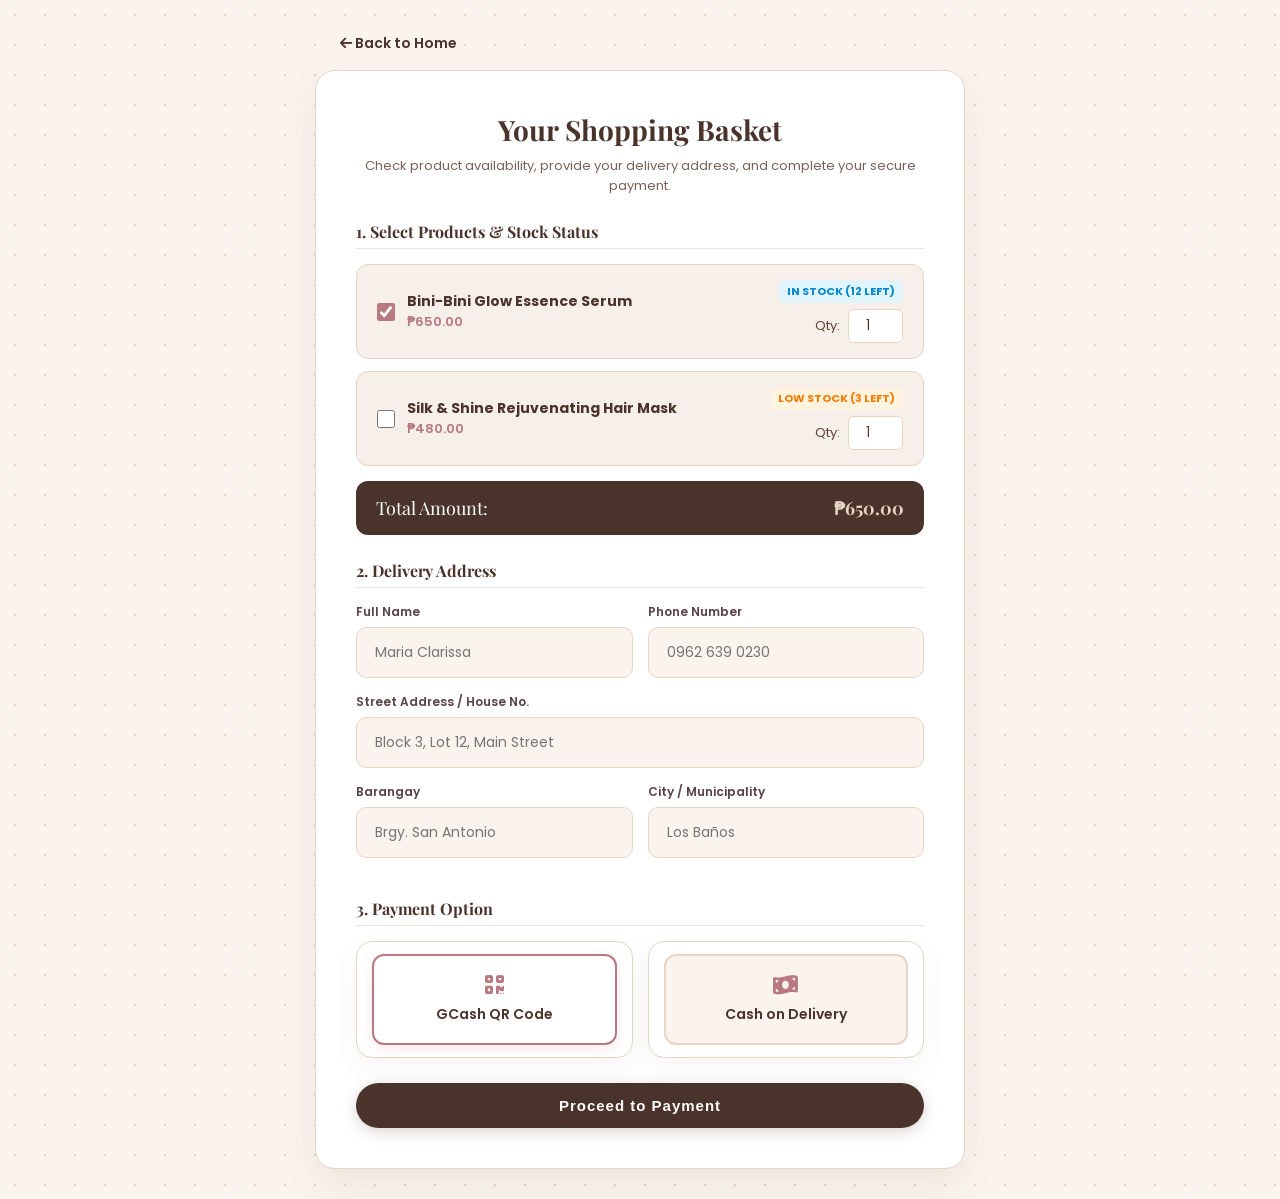
<file: basket.html>
<!DOCTYPE html>
<html lang="en">
<head>
    <meta charset="UTF-8">
    <meta name="viewport" content="width=device-width, initial-scale=1.0">
    <title>Your Basket & QR Checkout - Bini-Bini Beauty Lounge</title>
    <!-- Google Fonts & Icons -->
    <link href="https://fonts.googleapis.com/css2?family=Playfair+Display:wght@600;700&family=Poppins:wght@400;500;600&display=swap" rel="stylesheet">
    <link rel="stylesheet" href="https://cdnjs.cloudflare.com/ajax/libs/font-awesome/6.4.0/css/all.min.css">
    <link rel="stylesheet" href="style.css">
</head>
<body class="auth-body">

    <!-- Back to Website Link -->
    <div class="auth-top-bar">
        <a href="index.html" class="back-home"><i class="fas fa-arrow-left"></i> Back to Home</a>
    </div>

    <!-- Basket Container -->
    <div class="auth-container basket-container-box">
        <div class="auth-header">
            <h2>Your Shopping Basket</h2>
            <p>Check product availability, provide your delivery address, and complete your secure payment.</p>
        </div>

        <form id="checkoutForm" onsubmit="proceedToPayment(event)">
            
            <!-- Section 1: Product Selection & Mock Stock Status -->
            <div class="form-section-title">1. Select Products & Stock Status</div>
            
            <!-- Product 1 -->
            <div class="product-item-row" id="prod1Row">
                <div class="product-details-check">
                    <input type="checkbox" id="prod1" name="product" value="Glow Essence Serum" checked onchange="updateTotal()">
                    <label for="prod1">
                        <strong>Bini-Bini Glow Essence Serum</strong>
                        <span class="prod-price">₱650.00</span>
                    </label>
                </div>
                <div class="stock-and-qty">
                    <span class="stock-badge in-stock" id="stock1Text">In Stock (12 left)</span>
                    <div class="quantity-box">
                        <label for="qty1">Qty:</label>
                        <input type="number" id="qty1" value="1" min="1" max="12" onchange="updateTotal()">
                    </div>
                </div>
            </div>

            <!-- Product 2 (Mock Sold Out Example or Limited Stock) -->
            <div class="product-item-row" id="prod2Row">
                <div class="product-details-check">
                    <input type="checkbox" id="prod2" name="product" value="Rejuvenating Hair Mask" onchange="updateTotal()">
                    <label for="prod2">
                        <strong>Silk & Shine Rejuvenating Hair Mask</strong>
                        <span class="prod-price">₱480.00</span>
                    </label>
                </div>
                <div class="stock-and-qty">
                    <span class="stock-badge low-stock" id="stock2Text">Low Stock (3 left)</span>
                    <div class="quantity-box">
                        <label for="qty2">Qty:</label>
                        <input type="number" id="qty2" value="1" min="1" max="3" onchange="updateTotal()">
                    </div>
                </div>
            </div>

            <!-- Total Price Display -->
            <div class="cart-total-box">
                <span>Total Amount:</span>
                <span id="totalAmount">₱650.00</span>
            </div>


            <!-- Section 2: Delivery Address -->
            <div class="form-section-title">2. Delivery Address</div>
            
            <div class="form-row">
                <div class="form-group">
                    <label for="fullName">Full Name</label>
                    <input type="text" id="fullName" placeholder="Maria Clarissa" required>
                </div>
                <div class="form-group">
                    <label for="phone">Phone Number</label>
                    <input type="tel" id="phone" placeholder="0962 639 0230" required>
                </div>
            </div>

            <div class="form-group">
                <label for="address">Street Address / House No.</label>
                <input type="text" id="address" placeholder="Block 3, Lot 12, Main Street" required>
            </div>

            <div class="form-row">
                <div class="form-group">
                    <label for="barangay">Barangay</label>
                    <input type="text" id="barangay" placeholder="Brgy. San Antonio" required>
                </div>
                <div class="form-group">
                    <label for="city">City / Municipality</label>
                    <input type="text" id="city" placeholder="Los Baños" required>
                </div>
            </div>


            <!-- Section 3: Payment Option Scheme -->
            <div class="form-section-title">3. Payment Option</div>
            
            <div class="payment-options-grid">
                <label class="payment-card">
                    <input type="radio" name="paymentMethod" value="GCash QR" checked onclick="togglePaymentMode('qr')">
                    <div class="payment-card-content">
                        <i class="fas fa-qrcode"></i>
                        <span>GCash QR Code</span>
                    </div>
                </label>
                <label class="payment-card">
                    <input type="radio" name="paymentMethod" value="COD" onclick="togglePaymentMode('cod')">
                    <div class="payment-card-content">
                        <i class="fas fa-money-bill-wave"></i>
                        <span>Cash on Delivery</span>
                    </div>
                </label>
            </div>

            <button type="submit" class="submit-btn" style="margin-top: 25px;">Proceed to Payment</button>
        </form>

        <!-- Section 4: QR Code & Reference Confirmation Screen (Hidden initially) -->
        <div id="qrPaymentSection" class="qr-payment-box" style="display: none;">
            <div class="auth-header" style="margin-bottom: 15px;">
                <h2>Scan QR Code to Pay</h2>
                <p>Scan the QR code below using your GCash app, then enter your payment reference number to confirm your order.</p>
            </div>

            <!-- Mock QR Code Display Box -->
            <div class="qr-code-display">
                <div class="qr-mock-box">
                    <i class="fas fa-qrcode"></i>
                    <span>[ BINI-BINI OFFICIAL GCASH QR ]</span>
                    <small>Scan via GCash App</small>
                </div>
                <div class="qr-amount-due">
                    Amount to Pay: <strong id="qrDisplayTotal">₱650.00</strong>
                </div>
            </div>

            <!-- Reference Number Form -->
            <form onsubmit="confirmOrderWithReference(event)">
                <div class="form-group" style="text-align: left;">
                    <label for="refNumber"><strong>GCash Reference Number (13 Digits)</strong></label>
                    <input type="text" id="refNumber" placeholder="e.g. 1092837465920" required minlength="10">
                    <small style="color: #7a6156; font-size: 11px;">Enter the reference number from your successful GCash SMS/receipt.</small>
                </div>

                <div class="qr-action-buttons">
                    <button type="button" class="submit-btn btn-secondary-back" onclick="backToCart()">Back to Cart</button>
                    <button type="submit" class="submit-btn">Confirm Payment & Order</button>
                </div>
            </form>
        </div>

        <!-- Success Confirmation State -->
        <div id="orderSuccessBox" class="success-box" style="display: none;">
            <i class="fas fa-check-circle"></i>
            <h3>Order Successfully Placed!</h3>
            <p>Payment reference verified. Thank you for shopping with Bini-Bini Beauty Lounge! Your order is now being processed for delivery.</p>
            <a href="index.html" class="submit-btn" style="display: inline-block; text-decoration: none; margin-top: 20px; width: auto; padding: 10px 25px;">Back to Home</a>
        </div>
    </div>

    <!-- Script Handling Stock, Totals, and QR Reference Verification -->
    <script>
        let selectedPaymentMode = 'qr';

        function updateTotal() {
            let total = 0;
            
            const prod1Checked = document.getElementById('prod1').checked;
            const qty1 = parseInt(document.getElementById('qty1').value) || 0;
            if (prod1Checked) total += 650 * qty1;

            const prod2Checked = document.getElementById('prod2').checked;
            const qty2 = parseInt(document.getElementById('qty2').value) || 0;
            if (prod2Checked) total += 480 * qty2;

            document.getElementById('totalAmount').innerText = '₱' + total.toLocaleString() + '.00';
            document.getElementById('qrDisplayTotal').innerText = '₱' + total.toLocaleString() + '.00';
        }

        function togglePaymentMode(mode) {
            selectedPaymentMode = mode;
        }

        function proceedToPayment(event) {
            event.preventDefault();

            const prod1Checked = document.getElementById('prod1').checked;
            const prod2Checked = document.getElementById('prod2').checked;

            if (!prod1Checked && !prod2Checked) {
                alert("Please select at least one product to order!");
                return;
            }

            document.getElementById('checkoutForm').style.display = 'none';

            if (selectedPaymentMode === 'qr') {
                // Show QR code and Reference number confirmation screen
                document.getElementById('qrPaymentSection').style.display = 'block';
            } else {
                // If COD selected, skip QR and go straight to success
                document.querySelector('.auth-header').style.display = 'none';
                document.getElementById('orderSuccessBox').style.display = 'block';
            }
        }

        function backToCart() {
            document.getElementById('qrPaymentSection').style.display = 'none';
            document.getElementById('checkoutForm').style.display = 'block';
        }

        function confirmOrderWithReference(event) {
            event.preventDefault();
            const refNumber = document.getElementById('refNumber').value;

    // Check if the client is logged in before allowing access to the basket
    if (localStorage.getItem("isLoggedIn") !== "true") {
        alert("Please log in or sign up first to order products.");
        window.location.href = "login.html";
    }
</script>
 

   
    </script>
</body>
</html>
</file>
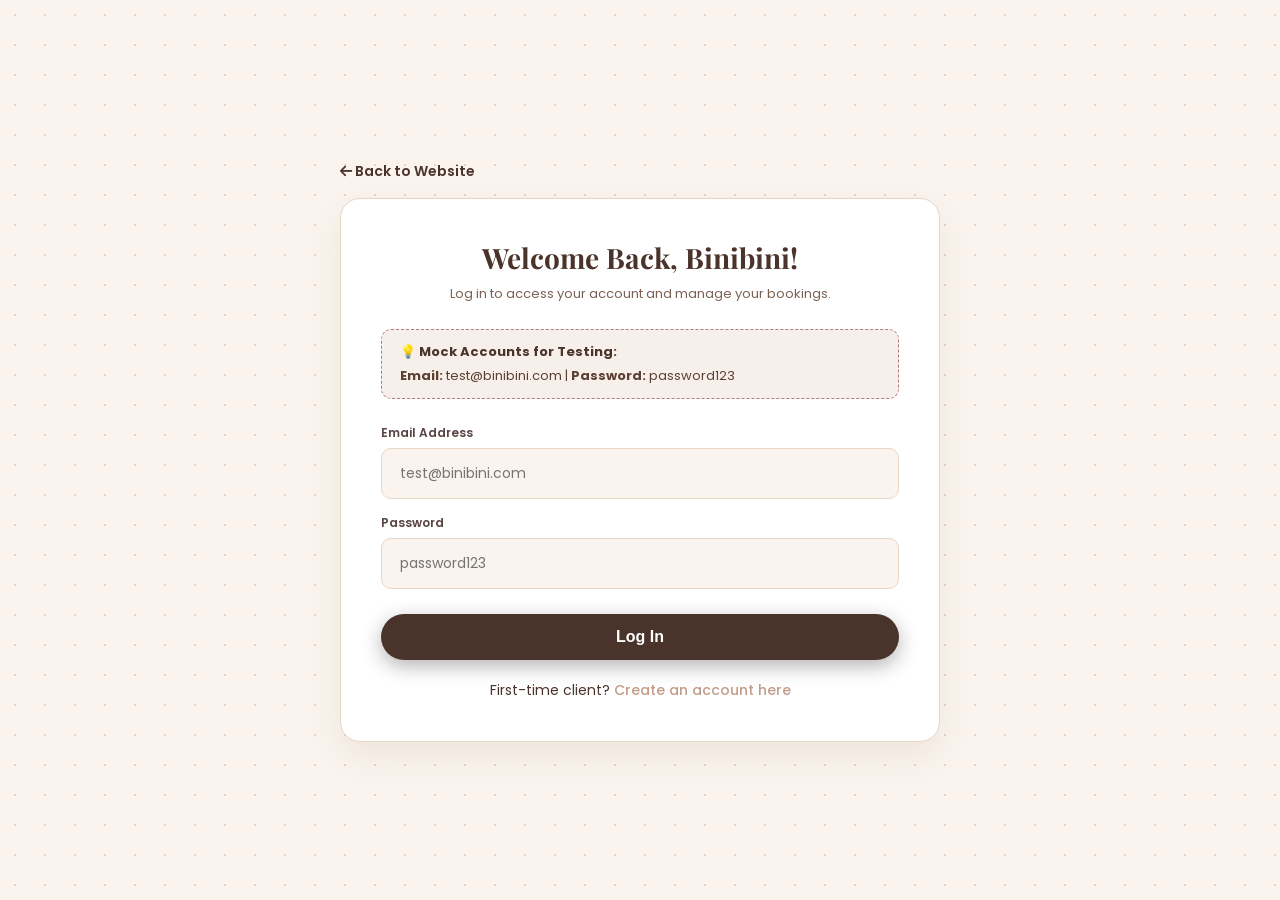
<file: login.html>
<!DOCTYPE html>
<html lang="en">
<head>
    <meta charset="UTF-8">
    <meta name="viewport" content="width=device-width, initial-scale=1.0">
    <title>Log In - Bini-Bini Beauty Lounge</title>
    <!-- Google Fonts & Icons -->
    <link href="https://fonts.googleapis.com/css2?family=Playfair+Display:wght@500;700&family=Poppins:wght@300;400;500&display=swap" rel="stylesheet">
    <link rel="stylesheet" href="https://cdnjs.cloudflare.com/ajax/libs/font-awesome/6.4.0/css/all.min.css">
    <link rel="stylesheet" href="style.css">
</head>
<body class="auth-body">

    <!-- Back to Website Link -->
    <div class="auth-top-bar">
        <a href="index.html" class="back-home"><i class="fas fa-arrow-left"></i> Back to Website</a>
    </div>

    <!-- Login Container -->
    <div class="auth-container">
        <div class="auth-header">
            <h2>Welcome Back, Binibini!</h2>
            <p>Log in to access your account and manage your bookings.</p>
        </div>

        <!-- Mock Test Accounts Helper Box -->
        <div class="mock-credentials-box">
            <h4>💡 Mock Accounts for Testing:</h4>
            <p><strong>Email:</strong> test@binibini.com | <strong>Password:</strong> password123</p>
        </div>

       <!-- Login Form -->
        <form id="loginForm" onsubmit="handleLogin(event)">
            
            <!-- Email Field -->
            <div class="form-group">
                <label for="email">Email Address</label>
                <input type="email" id="email" placeholder="test@binibini.com" required>
            </div>

            <!-- Password Field -->
            <div class="form-group">
                <label for="password">Password</label>
                <input type="password" id="password" placeholder="password123" required>
            </div>

            <!-- Submit Button -->
            <button type="submit" class="btn-primary" style="width: 100%; border: none; cursor: pointer; margin-top: 10px;">Log In</button>
        
            <!-- Sign Up Option for First-Time Clients -->
            <div class="auth-switch" style="text-align: center; margin-top: 20px; font-size: 14px;">
                <p>First-time client? <a href="signup.html" style="color: #c29b88; text-decoration: none; font-weight: 500;">Create an account here</a></p>
            </div>
        </form>

    <!-- Login Script with Storage -->
    <script>
        function handleLogin(event) {
            event.preventDefault();

            const email = document.getElementById('email').value.trim();
            const password = document.getElementById('password').value.trim();
            const rememberMe = document.getElementById('rememberMe').checked;

            // Simple Mock Validation check matching the helper box
            if (email === "test@binibini.com" && password === "password123") {
                
                // Save login state so basket page recognizes the user
                if (rememberMe) {
                    localStorage.setItem("isLoggedIn", "true");
                } else {
                    sessionStorage.setItem("isLoggedIn", "true");
                }

                alert("Login successful! Welcome to Bini-Bini Beauty Lounge.");
                
                // Redirect back to home or basket page
                window.location.href = "index.html";
            } else {
                alert("Invalid email or password. Please use the mock credentials shown above.");
            }
        }
    </script>
</body>
</html>
</file>
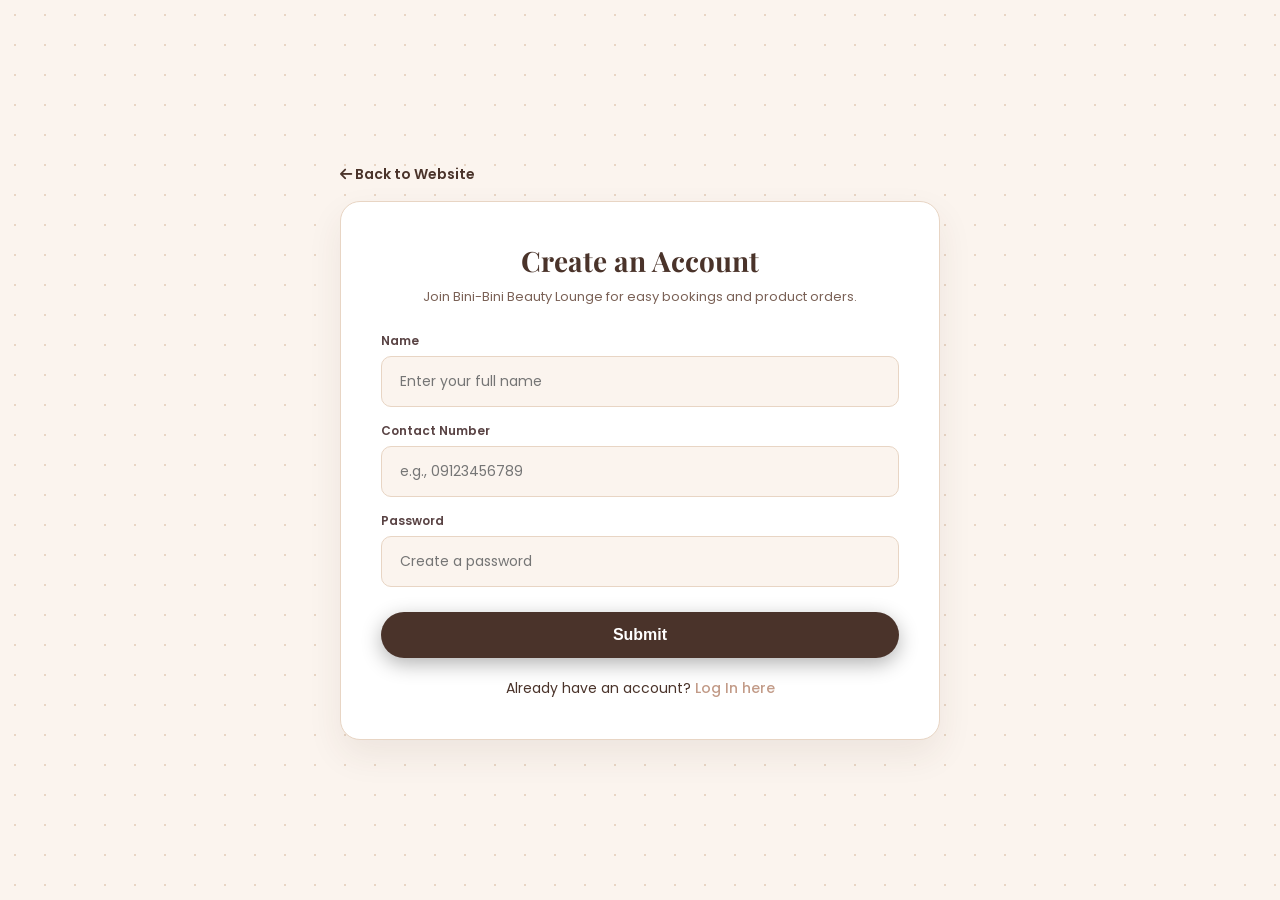
<file: signup.html>
<!DOCTYPE html>
<html lang="en">
<head>
    <meta charset="UTF-8">
    <meta name="viewport" content="width=device-width, initial-scale=1.0">
    <title>Sign Up - Bini-Bini Beauty Lounge</title>
    <!-- Google Fonts & Icons -->
    <link href="https://fonts.googleapis.com/css2?family=Playfair+Display:wght@500;700&family=Poppins:wght@300;400;500&display=swap" rel="stylesheet">
    <link rel="stylesheet" href="https://cdnjs.cloudflare.com/ajax/libs/font-awesome/6.4.0/css/all.min.css">
    <link rel="stylesheet" href="style.css">
</head>
<body class="auth-body">

    <!-- Back to Website Link -->
    <div class="auth-top-bar">
        <a href="index.html" class="back-home"><i class="fas fa-arrow-left"></i> Back to Website</a>
    </div>

    <!-- Sign Up Container -->
    <div class="auth-container">
        <div class="auth-header">
            <h2>Create an Account</h2>
            <p>Join Bini-Bini Beauty Lounge for easy bookings and product orders.</p>
        </div>

        <!-- Sign Up Form -->
        <form id="signupForm" onsubmit="handleSignup(event)">
            
            <!-- Full Name Field -->
            <div class="form-group">
                <label for="signupName">Name</label>
                <input type="text" id="signupName" placeholder="Enter your full name" required>
            </div>

            <!-- Contact Number Field -->
            <div class="form-group">
                <label for="signupContact">Contact Number</label>
                <input type="tel" id="signupContact" placeholder="e.g., 09123456789" required>
            </div>

            <!-- Password Field -->
            <div class="form-group">
                <label for="signupPassword">Password</label>
                <input type="password" id="signupPassword" placeholder="Create a password" required>
            </div>

            <!-- Submit Button -->
            <button type="submit" class="btn-primary" style="width: 100%; border: none; cursor: pointer; margin-top: 10px;">Submit</button>
        </form>

        <!-- Switch to Login -->
        <div class="auth-switch" style="text-align: center; margin-top: 20px; font-size: 14px;">
            <p>Already have an account? <a href="login.html" style="color: #c29b88; text-decoration: none; font-weight: 500;">Log In here</a></p>
        </div>
    </div>

    <!-- Sign Up Script with Custom Prompt -->
    <script>
        function handleSignup(event) {
            event.preventDefault();

            const name = document.getElementById('signupName').value.trim();
            const contact = document.getElementById('signupContact').value.trim();
            const password = document.getElementById('signupPassword').value.trim();

            // Save user details to localStorage
            localStorage.setItem("userName", name);
            localStorage.setItem("userContact", contact);
            localStorage.setItem("userPassword", password);
            localStorage.setItem("isLoggedIn", "true"); // Automatically log them in

            // Custom prompt message
            alert("Account created successfully! You can now order products and book a service.");
            
            // Redirect to home page
            window.location.href = "index.html";
        }
    </script>
</body>
</html>
</file>
<file: style.css>
/* GENERAL SETTINGS */

* {
    margin: 0;
    padding: 0;
    box-sizing: border-box;
    scroll-behavior: smooth;
}

body {
    font-family: 'Poppins', sans-serif;
    background: #fffaf9;
    color: #493b3b;
}

/* COLOR THEME */
:root {
    --pink: #d9a6a7;
    --dark-pink: #b87980;
    --light-pink: #f9e9e8;
    --cream: #fffaf5;
    --brown: #594344;
    --white: #ffffff;
}


/* HEADER */

.header {
    width: 100%;
    min-height: 90px;
    padding: 15px 5%;
    display: flex;
    align-items: center;
    justify-content: space-between;
    background: var(--cream);
    box-shadow: 0 3px 15px rgba(80, 45, 45, 0.07);
    position: sticky;
    top: 0;
    z-index: 1000;
}

/* NAVBAR LAYOUT (LOGO LEFT, EVERYTHING ELSE RIGHT) */
.navbar {
    display: flex;
    justify-content: space-between;
    align-items: center;
    padding: 18px 7%;
    background-color: #fbf4ee;
    border-bottom: 1px solid #e8d5c4;
    position: sticky;
    top: 0;
    z-index: 1000;
}

/* Logo Left */
.logo {
    display: flex;
    align-items: center;
    text-decoration: none;
}

/* CIRCULAR LOGO STYLING */
.nav-logo-img {
    height: 48px;
    width: 48px; /* Forces equal width and height */
    object-fit: cover; /* Keeps your logo centered without distortion */
    border-radius: 50%; /* Cuts the image into a perfect circle */
    border: 2px solid #b87980; /* Optional: Adds an aesthetic warm border matching your theme */
}

/* Right Group (Links + Basket + Login) */
.nav-right-group {
    display: flex;
    align-items: center;
    gap: 35px;
}

.nav-links {
    list-style: none;
    display: flex;
    gap: 25px;
    margin: 0;
    padding: 0;
}

.nav-links a {
    text-decoration: none;
    color: #4a332a;
    font-weight: 600;
    font-size: 14px;
    transition: 0.3s;
}

.nav-links a:hover {
    color: #b87980;
}

/* Basket & Log In Actions Right */
.nav-right-actions {
    display: flex;
    align-items: center;
    gap: 20px;
}

.nav-icon-link {
    color: #4a332a;
    font-size: 18px;
    text-decoration: none;
    position: relative;
    transition: 0.3s;
}

.nav-icon-link:hover {
    color: #b87980;
}

.cart-count {
    position: absolute;
    top: -8px;
    right: -10px;
    background: #b87980;
    color: white;
    font-size: 10px;
    padding: 2px 6px;
    border-radius: 50%;
    font-weight: 700;
}

.nav-login-btn {
    text-decoration: none;
    color: #4a332a;
    font-weight: 600;
    font-size: 14px;
    padding: 8px 18px;
    border: 1px solid #4a332a;
    border-radius: 20px;
    transition: 0.3s;
}

.nav-login-btn:hover {
    background: #4a332a;
    color: white;
}


/* HERO SECTION POSITIONING */
.hero {
    position: relative;
    height: 90vh;
    background-image: linear-gradient(rgba(89, 67, 68, 0.45), rgba(89, 67, 68, 0.45)), url('bini-cover.jpg');
    background-size: cover;
    background-position: center center;
    background-repeat: no-repeat;
}

/* Upper Left Welcome Title */
.hero-top-left {
    position: absolute;
    top: 50px;
    left: 60px;
    z-index: 3;
}

.hero-welcome-title {
    font-family: 'Playfair Display', serif;
    font-size: 3.5vw;
    font-weight: 800;
    color: #ffffff;
    text-shadow: 0 4px 15px rgba(0, 0, 0, 0.4);
    letter-spacing: 2px;
    margin: 0;
}

/* Lower Left Action Buttons */
.hero-bottom-left {
    position: absolute;
    bottom: 60px;
    left: 60px;
    z-index: 3;
}

.hero-btns {
    display: flex;
    gap: 20px;
}

.btn-primary {
    background: #b87980;
    color: white;
    text-decoration: none;
    padding: 14px 32px;
    border-radius: 30px;
    font-size: 16px;
    font-weight: 700;
    box-shadow: 0 6px 20px rgba(0, 0, 0, 0.3);
    transition: 0.3s;
}

.btn-primary:hover {
    background: #9e646a;
    transform: translateY(-3px);
}

.btn-secondary {
    background: rgba(255, 255, 255, 0.2);
    backdrop-filter: blur(5px);
    color: white;
    border: 2px solid white;
    text-decoration: none;
    padding: 14px 32px;
    border-radius: 30px;
    font-size: 16px;
    font-weight: 700;
    box-shadow: 0 6px 20px rgba(0, 0, 0, 0.3);
    transition: 0.3s;
}

.btn-secondary:hover {
    background: white;
    color: #594344;
    transform: translateY(-3px);
}

/* RESPONSIVE LAYOUT FOR MOBILE */
@media (max-width: 768px) {
    .hero-top-left {
        top: 30px;
        left: 25px;
        right: 25px;
    }
    .hero-welcome-title {
        font-size: 26px;
    }
    .hero-bottom-left {
        bottom: 40px;
        left: 25px;
        right: 25px;
    }
    .hero-btns {
        flex-direction: column;
        gap: 12px;
    }
    .btn-primary, .btn-secondary {
        font-size: 15px;
        text-align: center;
        padding: 12px 20px;
    }
}
}

/* SERVICES SECTION */
.services {
    padding: 90px 7%;
    background: #ffffff;
}

.services-container {
    display: grid;
    grid-template-columns: repeat(2, 1fr);
    gap: 30px;
}

.service-category {
    background: #fdf8f8;
    border: 1px solid #f4dedd;
    border-radius: 15px;
    padding: 30px;
    box-shadow: 0 5px 15px rgba(80, 45, 45, 0.03);
    transition: 0.3s ease;
}

.service-category:hover {
    transform: translateY(-5px);
    box-shadow: 0 10px 25px rgba(80, 45, 45, 0.08);
}

.service-category h3 {
    font-family: 'Playfair Display', serif;
    font-size: 20px;
    color: #594344;
    margin-bottom: 20px;
    padding-bottom: 10px;
    border-bottom: 2px solid #f4dedd;
}

.service-list {
    list-style: none;
    display: flex;
    flex-direction: column;
    gap: 12px;
}

.service-list li {
    display: flex;
    justify-content: space-between;
    align-items: center;
    font-size: 13px;
    color: #897878;
    padding-bottom: 8px;
    border-bottom: 1px dashed #f4dedd;
}

.service-list li span {
    font-weight: 500;
}

.service-list li strong {
    color: #b87980;
    font-size: 14px;
}

/* RESPONSIVE SERVICES */
@media (max-width: 850px) {
    .services-container {
        grid-template-columns: 1fr;
    }
}
/* PROMOTIONS SECTION */
.promos {
    padding: 90px 7%;
    background: #f9e9e8;
}

.promos-container {
    display: grid;
    grid-template-columns: repeat(3, 1fr);
    gap: 28px;
}

.promo-card {
    background: white;
    border-radius: 15px;
    overflow: hidden;
    position: relative;
    box-shadow: 0 5px 20px rgba(80, 45, 45, 0.07);
    transition: 0.3s ease;
}

.promo-card:hover {
    transform: translateY(-8px);
    box-shadow: 0 12px 25px rgba(80, 45, 45, 0.13);
}

.promo-badge {
    position: absolute;
    top: 20px;
    right: 20px;
    background: #b87980;
    color: white;
    font-size: 10px;
    font-weight: 600;
    letter-spacing: 1px;
    padding: 6px 12px;
    border-radius: 20px;
}

.promo-info {
    padding: 35px 25px 25px;
}

.promo-info h3 {
    font-family: 'Playfair Display', serif;
    font-size: 22px;
    color: #594344;
    margin-bottom: 12px;
}

.promo-info p {
    color: #897878;
    font-size: 13px;
    line-height: 1.8;
    margin-bottom: 20px;
}

.promo-price {
    display: flex;
    align-items: center;
    gap: 12px;
    margin-bottom: 22px;
}

.old-price {
    font-size: 13px;
    color: #aaa;
    text-decoration: line-through;
}

.new-price {
    font-size: 18px;
    font-weight: 700;
    color: #b87980;
}

.promo-btn {
    display: inline-block;
    text-decoration: none;
    background: #f4dedd;
    color: #8f5d64;
    padding: 11px 20px;
    border-radius: 25px;
    font-size: 11px;
    font-weight: 600;
    transition: 0.3s;
}

.promo-btn:hover {
    background: #b87980;
    color: white;
}

/* RESPONSIVE PROMOS */
@media (max-width: 900px) {
    .promos-container {
        grid-template-columns: repeat(2, 1fr);
    }
}

@media (max-width: 550px) {
    .promos-container {
        grid-template-columns: 1fr;
    }
}/* PROMOTIONS SECTION */
.promos {
    padding: 90px 7%;
    background: #f9e9e8;
}

.promos-container {
    display: grid;
    grid-template-columns: repeat(3, 1fr);
    gap: 28px;
}

.promo-card {
    background: white;
    border-radius: 15px;
    overflow: hidden;
    position: relative;
    box-shadow: 0 5px 20px rgba(80, 45, 45, 0.07);
    transition: 0.3s ease;
}

.promo-card:hover {
    transform: translateY(-8px);
    box-shadow: 0 12px 25px rgba(80, 45, 45, 0.13);
}

.promo-badge {
    position: absolute;
    top: 20px;
    right: 20px;
    background: #b87980;
    color: white;
    font-size: 10px;
    font-weight: 600;
    letter-spacing: 1px;
    padding: 6px 12px;
    border-radius: 20px;
}

.promo-info {
    padding: 35px 25px 25px;
}

.promo-info h3 {
    font-family: 'Playfair Display', serif;
    font-size: 22px;
    color: #594344;
    margin-bottom: 12px;
}

.promo-info p {
    color: #897878;
    font-size: 13px;
    line-height: 1.8;
    margin-bottom: 18px;
}

.promo-price {
    display: flex;
    align-items: center;
    gap: 12px;
    margin-bottom: 22px;
}

.old-price {
    font-size: 13px;
    color: #897878;
}

.new-price {
    font-size: 20px;
    font-weight: 700;
    color: #b87980;
}

.promo-tag {
    font-size: 12px;
    background: #f4dedd;
    color: #8f5d64;
    padding: 4px 10px;
    border-radius: 10px;
    font-weight: 600;
}

.promo-list {
    list-style: none;
    margin-bottom: 20px;
    font-size: 13px;
    color: #897878;
}

.promo-list li {
    padding: 4px 0;
    display: flex;
    justify-content: space-between;
    border-bottom: 1px dashed #f4dedd;
}

.promo-list li strong {
    color: #b87980;
}

.promo-btn {
    display: inline-block;
    text-decoration: none;
    background: #f4dedd;
    color: #8f5d64;
    padding: 11px 20px;
    border-radius: 25px;
    font-size: 11px;
    font-weight: 600;
    transition: 0.3s;
}

.promo-btn:hover {
    background: #b87980;
    color: white;
}

/* RESPONSIVE PROMOS */
@media (max-width: 900px) {
    .promos-container {
        grid-template-columns: repeat(2, 1fr);
    }
}

@media (max-width: 550px) {
    .promos-container {
        grid-template-columns: 1fr;
    }
}/* PRODUCTS SECTION */
.products {
    padding: 90px 7%;
    background: #ffffff;
}

.products-container {
    display: grid;
    grid-template-columns: repeat(3, 1fr);
    gap: 28px;
}

.product-card {
    background: #fdf8f8;
    border-radius: 15px;
    overflow: hidden;
    position: relative;
    box-shadow: 0 5px 20px rgba(80, 45, 45, 0.05);
    transition: 0.3s ease;
}

.product-card:hover {
    transform: translateY(-8px);
    box-shadow: 0 12px 25px rgba(80, 45, 45, 0.1);
}

.product-image-container {
    position: relative;
    width: 100%;
    height: 250px; /* Forces both boxes to be the exact same height */
    overflow: hidden;
    background: #f7efe9;
}

.product-img {
    width: 100%;
    height: 100%;
    object-fit: cover; /* Uniformly scales and crops both images so they match perfectly */
    display: block;
}
.product-badge {
    position: absolute;
    top: 15px;
    left: 15px;
    background: #b87980;
    color: white;
    font-size: 10px;
    font-weight: 600;
    letter-spacing: 1px;
    padding: 5px 10px;
    border-radius: 20px;
    z-index: 2;
}

.product-info {
    padding: 25px;
}

.product-info h3 {
    font-family: 'Playfair Display', serif;
    font-size: 20px;
    color: #594344;
    margin-bottom: 10px;
}

.product-info p {
    color: #897878;
    font-size: 13px;
    line-height: 1.6;
    margin-bottom: 20px;
}

.product-footer {
    display: flex;
    justify-content: space-between;
    align-items: center;
}

.product-price {
    font-size: 18px;
    font-weight: 700;
    color: #b87980;
}

.product-btn {
    text-decoration: none;
    background: #f4dedd;
    color: #8f5d64;
    padding: 8px 16px;
    border-radius: 20px;
    font-size: 11px;
    font-weight: 600;
    transition: 0.3s;
}

.product-btn:hover {
    background: #b87980;
    color: white;
}

/* RESPONSIVE PRODUCTS */
@media (max-width: 900px) {
    .products-container {
        grid-template-columns: repeat(2, 1fr);
    }
}

@media (max-width: 550px) {
    .products-container {
        grid-template-columns: 1fr;
    }
}/* PRODUCTS SECTION */
.products {
    padding: 90px 7%;
    background: #ffffff;
}

.products-container {
    display: grid;
    grid-template-columns: repeat(2, 1fr);
    max-width: 800px;
    margin: 0 auto;
    gap: 30px;
}

.product-card {
    background: #fdf8f8;
    border-radius: 15px;
    overflow: hidden;
    position: relative;
    box-shadow: 0 5px 20px rgba(80, 45, 45, 0.05);
    transition: 0.3s ease;
}

.product-card:hover {
    transform: translateY(-8px);
    box-shadow: 0 12px 25px rgba(80, 45, 45, 0.1);
}

.product-image {
    position: relative;
    height: 240px;
    overflow: hidden;
}

.product-image img {
    width: 100%;
    height: 100%;
    object-fit: cover;
    transition: 0.4s ease;
}

.product-card:hover .product-image img {
    transform: scale(1.05);
}

.product-badge {
    position: absolute;
    top: 15px;
    left: 15px;
    background: #b87980;
    color: white;
    font-size: 10px;
    font-weight: 600;
    letter-spacing: 1px;
    padding: 5px 10px;
    border-radius: 20px;
    z-index: 2;
}

.product-info {
    padding: 25px;
}

.product-info h3 {
    font-family: 'Playfair Display', serif;
    font-size: 20px;
    color: #594344;
    margin-bottom: 10px;
}

.product-info p {
    color: #897878;
    font-size: 13px;
    line-height: 1.6;
    margin-bottom: 20px;
}

.product-footer {
    display: flex;
    justify-content: space-between;
    align-items: center;
}

.product-price {
    font-size: 18px;
    font-weight: 700;
    color: #b87980;
}

.product-btn {
    text-decoration: none;
    background: #f4dedd;
    color: #8f5d64;
    padding: 8px 16px;
    border-radius: 20px;
    font-size: 11px;
    font-weight: 600;
    transition: 0.3s;
}

.product-btn:hover {
    background: #b87980;
    color: white;
}

/* RESPONSIVE PRODUCTS */
@media (max-width: 700px) {
    .products-container {
        grid-template-columns: 1fr;
    }
}/* BOOKING SECTION */
.booking {
    padding: 90px 7%;
    background: #f9e9e8;
}

.booking-container {
    max-width: 650px;
    margin: 0 auto;
    background: white;
    padding: 40px;
    border-radius: 20px;
    box-shadow: 0 8px 25px rgba(80, 45, 45, 0.08);
}

.booking-form {
    display: flex;
    flex-direction: column;
    gap: 20px;
}

.form-group {
    display: flex;
    flex-direction: column;
    gap: 8px;
}

.form-group label {
    font-size: 13px;
    font-weight: 600;
    color: #594344;
}

.form-group input,
.form-group select {
    padding: 12px 16px;
    border: 1px solid #f4dedd;
    border-radius: 10px;
    font-size: 14px;
    color: #594344;
    background: #fdf8f8;
    outline: none;
    transition: 0.3s;
}

.form-group input:focus,
.form-group select:focus {
    border-color: #b87980;
    background: white;
    box-shadow: 0 0 5px rgba(184, 121, 128, 0.2);
}

.form-row {
    display: grid;
    grid-template-columns: 1fr 1fr;
    gap: 20px;
}

.submit-btn {
    background: #b87980;
    color: white;
    border: none;
    padding: 14px;
    border-radius: 25px;
    font-size: 14px;
    font-weight: 600;
    letter-spacing: 1px;
    cursor: pointer;
    transition: 0.3s;
    margin-top: 10px;
}

.submit-btn:hover {
    background: #9e646a;
    transform: translateY(-2px);
    box-shadow: 0 5px 15px rgba(184, 121, 128, 0.3);
}

//* BOOKING & CALENDAR SECTION */
.booking {
    padding: 90px 7%;
    background: #f9e9e8;
}

.booking-wrapper {
    display: grid;
    grid-template-columns: 1fr 1.2fr;
    gap: 30px;
    max-width: 1050px;
    margin: 0 auto;
    align-items: start;
}

.calendar-card {
    background: white;
    padding: 35px;
    border-radius: 20px;
    box-shadow: 0 8px 25px rgba(80, 45, 45, 0.08);
}

.calendar-card h3 {
    font-family: 'Playfair Display', serif;
    font-size: 22px;
    color: #594344;
    margin-bottom: 8px;
}

.calendar-instruction {
    font-size: 13px;
    color: #897878;
    margin-bottom: 20px;
}

.calendar-date-picker {
    width: 100%;
    padding: 12px 16px;
    border: 1px solid #f4dedd;
    border-radius: 10px;
    font-size: 14px;
    color: #594344;
    background: #fdf8f8;
    outline: none;
    margin-bottom: 20px;
}

.availability-status {
    display: flex;
    flex-direction: column;
    gap: 15px;
}

.status-box {
    background: #eef8f0;
    border: 1px solid #d4edda;
    color: #155724;
    padding: 12px 15px;
    border-radius: 10px;
    font-size: 13px;
    font-weight: 600;
    display: flex;
    flex-direction: column;
    gap: 4px;
}

.status-box small {
    font-weight: 400;
    color: #6c757d;
    font-size: 11px;
}

.time-slots-grid {
    display: grid;
    grid-template-columns: repeat(3, 1fr);
    gap: 10px;
}

.time-chip {
    background: #fdf8f8;
    border: 1px solid #f4dedd;
    color: #8f5d64;
    padding: 8px;
    text-align: center;
    border-radius: 8px;
    font-size: 12px;
    font-weight: 600;
}

.booking-container {
    background: white;
    padding: 35px;
    border-radius: 20px;
    box-shadow: 0 8px 25px rgba(80, 45, 45, 0.08);
}

.booking-form {
    display: flex;
    flex-direction: column;
    gap: 18px;
}

.form-group {
    display: flex;
    flex-direction: column;
    gap: 6px;
}

.form-group label {
    font-size: 12px;
    font-weight: 600;
    color: #594344;
}

.form-group input,
.form-group select {
    padding: 11px 15px;
    border: 1px solid #f4dedd;
    border-radius: 10px;
    font-size: 13px;
    color: #594344;
    background: #fdf8f8;
    outline: none;
    transition: 0.3s;
}

.form-group input:focus,
.form-group select:focus {
    border-color: #b87980;
    background: white;
    box-shadow: 0 0 5px rgba(184, 121, 128, 0.2);
}

.form-row {
    display: grid;
    grid-template-columns: 1fr 1fr;
    gap: 15px;
}

.submit-btn {
    background: #b87980;
    color: white;
    border: none;
    padding: 13px;
    border-radius: 25px;
    font-size: 13px;
    font-weight: 600;
    letter-spacing: 1px;
    cursor: pointer;
    transition: 0.3s;
    margin-top: 5px;
}

.submit-btn:hover {
    background: #9e646a;
    transform: translateY(-2px);
    box-shadow: 0 5px 15px rgba(184, 121, 128, 0.3);
}

/* RESPONSIVE BOOKING & CALENDAR */
@media (max-width: 900px) {
    .booking-wrapper {
        grid-template-columns: 1fr;
    }
}

@media (max-width: 500px) {
    .form-row {
        grid-template-columns: 1fr;
    }
    .calendar-card, .booking-container {
        padding: 25px;
    }
}/* CALENDAR MOCK STYLES */
.available-slot {
    background: #fdf8f8;
    border: 1px solid #f4dedd;
    color: #8f5d64;
    cursor: pointer;
    transition: 0.2s;
}

.available-slot:hover {
    background: #b87980;
    color: white;
    border-color: #b87980;
}

.booked-slot {
    background: #e9ecef;
    border: 1px solid #dee2e6;
    color: #6c757d;
    cursor: not-allowed;
    text-decoration: line-through;
    font-size: 11px;
}/* POLICY & RESERVATION FEE STYLES */
.policy-box {
    margin-top: 25px;
    background: #fdf8f8;
    border: 1px dashed #b87980;
    padding: 20px;
    border-radius: 12px;
}

.policy-box h4 {
    font-family: 'Playfair Display', serif;
    font-size: 15px;
    color: #594344;
    margin-bottom: 10px;
}

.policy-box ul {
    list-style-type: disc;
    padding-left: 18px;
    display: flex;
    flex-direction: column;
    gap: 6px;
}

.policy-box li {
    font-size: 12px;
    color: #897878;
    line-height: 1.5;
}

.policy-box li strong {
    color: #594344;
}

.fee-card {
    background: #fdf8f8;
    border: 1px solid #f4dedd;
    padding: 15px;
    border-radius: 10px;
    display: flex;
    flex-direction: column;
    gap: 8px;
}

.fee-item {
    display: flex;
    justify-content: space-between;
    font-size: 13px;
    color: #897878;
}

.highlight-fee {
    border-top: 1px dashed #f4dedd;
    padding-top: 8px;
    color: #594344;
    font-weight: 600;
}

.highlight-fee strong {
    color: #b87980;
    font-size: 15px;
}

.policy-agreement {
    display: flex;
    align-items: flex-start;
    gap: 10px;
    margin-top: 5px;
}

.policy-agreement input[type="checkbox"] {
    margin-top: 3px;
    accent-color: #b87980;
}

.policy-agreement label {
    font-size: 11px;
    color: #897878;
    line-height: 1.5;
    cursor: pointer;
}/* PAYMENT OPTIONS & QR STYLES */
.payment-options {
    display: grid;
    grid-template-columns: 1fr 1fr;
    gap: 12px;
}

.payment-card {
    background: #fdf8f8;
    border: 1px solid #f4dedd;
    padding: 12px 15px;
    border-radius: 10px;
    display: flex;
    align-items: center;
    gap: 10px;
    cursor: pointer;
    font-size: 12px;
    font-weight: 600;
    color: #594344;
    transition: 0.2s;
}

.payment-card:hover {
    border-color: #b87980;
    background: #fff5f5;
}

.payment-card input[type="radio"] {
    accent-color: #b87980;
}

.qr-container {
    background: #fdf8f8;
    border: 1px dashed #b87980;
    padding: 20px;
    border-radius: 12px;
    text-align: center;
}

.qr-container p {
    font-size: 12px;
    font-weight: 600;
    color: #594344;
    margin-bottom: 12px;
}

.qr-mock-box {
    background: white;
    border: 1px solid #f4dedd;
    padding: 15px;
    border-radius: 10px;
    display: inline-flex;
    flex-direction: column;
    align-items: center;
    gap: 5px;
}

.qr-code-icon {
    font-size: 28px;
}

.qr-mock-box strong {
    font-size: 13px;
    color: #594344;
}

.qr-mock-box small {
    font-size: 11px;
    color: #897878;
}

@media (max-width: 500px) {
    .payment-options {
        grid-template-columns: 1fr;
    }
}/* GLOBAL THEME & COLOR SCHEME */
body {
    background-color: #fbf4ee; /* Warm aesthetic cream background */
    color: #4a332a; /* Rich chocolate brown text */
    font-family: 'Poppins', sans-serif;
    margin: 0;
    padding: 0;
}

/* Unified dotted pattern background for all sections */
section {
    background-color: #fbf4ee;
    background-image: radial-gradient(#e8d5c4 0.75px, transparent 0.75px);
    background-size: 30px 30px;
    padding: 80px 7%;
    position: relative;
}

/* Optional: Alternate sections with a clean solid warm cream for smooth contrast */
section:nth-of-type(even) {
    background-color: #f7efe9;
    background-image: none;
}

/* Unified Headings Across All Sections */
.section-heading {
    text-align: center;
    margin-bottom: 50px;
}

.section-heading .section-subtitle {
    font-size: 11px;
    font-weight: 700;
    letter-spacing: 3px;
    background: #e8d5c4;
    color: #4a332a;
    padding: 6px 16px;
    border-radius: 20px;
    text-transform: uppercase;
}

.section-heading h2 {
    font-family: 'Playfair Display', serif;
    font-size: 38px;
    color: #4a332a;
    margin-top: 15px;
    margin-bottom: 10px;
}

.section-heading p {
    color: #6b5347;
    font-size: 14px;
    max-width: 600px;
    margin: 0 auto;
    line-height: 1.6;
}

/* Unified Cards (Services, Booking, Calendar, etc.) */
.service-card, .calendar-card, .booking-container, .fee-card, .policy-box, .payment-card, .qr-mock-box {
    background: #ffffff !important;
    border: 1px solid #e8d5c4 !important;
    box-shadow: 0 10px 30px rgba(74, 51, 42, 0.05);
    border-radius: 16px;
}

/* Unified Buttons */
.submit-btn, .btn-primary {
    background: #4a332a !important;
    color: white !important;
    border: none;
    border-radius: 30px;
    font-weight: 700;
    transition: 0.3s;
}

.submit-btn:hover, .btn-primary:hover {
    background: #5c4033 !important;
    transform: translateY(-2px);
}/* ABOUT US SECTION STYLING */
.about-section {
    padding: 100px 7%;
    background-color: #fbf4ee;
    background-image: radial-gradient(#e8d5c4 0.75px, transparent 0.75px);
    background-size: 30px 30px;
}

.about-container {
    max-width: 1150px;
    margin: 0 auto;
    display: grid;
    grid-template-columns: 1fr 1.1fr;
    gap: 60px;
    align-items: center;
}

/* Left Image Box */
.about-image-box {
    position: relative;
    border-radius: 20px;
    overflow: hidden;
    border: 4px solid #e8d5c4;
    box-shadow: 0 15px 35px rgba(74, 51, 42, 0.08);
}

.about-main-img {
    width: 100%;
    height: 420px;
    object-fit: cover;
    display: block;
}

.about-badge {
    position: absolute;
    bottom: 20px;
    right: 20px;
    background: #4a332a;
    color: #fff;
    padding: 15px 22px;
    border-radius: 14px;
    text-align: center;
    box-shadow: 0 8px 20px rgba(0,0,0,0.15);
}

.badge-title {
    display: block;
    font-family: 'Playfair Display', serif;
    font-size: 20px;
    font-weight: 700;
    color: #e8d5c4;
}

.badge-sub {
    font-size: 11px;
    letter-spacing: 1px;
    text-transform: uppercase;
}

/* Right Text Box */
.about-text-box {
    display: flex;
    flex-direction: column;
    gap: 20px;
}

.section-heading-left .section-subtitle {
    font-size: 11px;
    font-weight: 700;
    letter-spacing: 3px;
    background: #e8d5c4;
    color: #4a332a;
    padding: 6px 16px;
    border-radius: 20px;
    text-transform: uppercase;
    display: inline-block;
    margin-bottom: 10px;
}

.section-heading-left h2 {
    font-family: 'Playfair Display', serif;
    font-size: 36px;
    color: #4a332a;
    margin: 0;
    line-height: 1.2;
}

.about-description {
    font-size: 15px;
    color: #5c4033;
    line-height: 1.7;
    margin: 0;
}

.about-quote {
    font-size: 16px;
    color: #b87980;
    font-style: italic;
    background: #fff;
    padding: 15px 20px;
    border-left: 4px solid #b87980;
    border-radius: 0 10px 10px 0;
    margin: 5px 0;
    box-shadow: 0 4px 15px rgba(74, 51, 42, 0.03);
}

.about-features {
    display: flex;
    flex-direction: column;
    gap: 15px;
    margin-top: 5px;
}

.feature-item {
    display: flex;
    gap: 15px;
    align-items: flex-start;
}

.feature-icon {
    font-size: 22px;
    background: #e8d5c4;
    width: 45px;
    height: 45px;
    display: flex;
    align-items: center;
    justify-content: center;
    border-radius: 50%;
    flex-shrink: 0;
}

.feature-item h4 {
    font-size: 16px;
    color: #4a332a;
    margin: 0 0 4px 0;
    font-family: 'Playfair Display', serif;
}

.feature-item p {
    font-size: 13px;
    color: #6b5347;
    margin: 0;
}

.about-btn-wrap {
    margin-top: 10px;
}

/* RESPONSIVE DESIGN */
@media (max-width: 900px) {
    .about-container {
        grid-template-columns: 1fr;
        gap: 40px;
    }
    .about-main-img {
        height: 300px;
    }
}/* CONTACT US SECTION STYLING */
.contact-section {
    padding: 100px 7%;
    background-color: #fbf4ee;
    background-image: radial-gradient(#e8d5c4 0.75px, transparent 0.75px);
    background-size: 30px 30px;
}

.contact-container {
    max-width: 1100px;
    margin: 0 auto;
    display: grid;
    grid-template-columns: 1fr 1fr;
    gap: 40px;
    align-items: stretch;
}

/* Contact Info Cards Grid */
.contact-info-grid {
    display: flex;
    flex-direction: column;
    gap: 20px;
}

.contact-card {
    background: #ffffff;
    border: 1px solid #e8d5c4;
    padding: 22px 25px;
    border-radius: 16px;
    display: flex;
    align-items: center;
    gap: 20px;
    box-shadow: 0 8px 20px rgba(74, 51, 42, 0.04);
    transition: 0.3s;
}

.contact-card:hover {
    transform: translateY(-3px);
    border-color: #b87980;
}

.contact-icon {
    font-size: 26px;
    background: #f7efe9;
    width: 55px;
    height: 55px;
    display: flex;
    align-items: center;
    justify-content: center;
    border-radius: 50%;
    flex-shrink: 0;
}

.contact-details h4 {
    font-family: 'Playfair Display', serif;
    font-size: 16px;
    color: #4a332a;
    margin: 0 0 2px 0;
}

.contact-details a {
    display: block;
    color: #b87980;
    text-decoration: none;
    font-weight: 600;
    font-size: 15px;
    margin-bottom: 2px;
}

.contact-details a:hover {
    text-decoration: underline;
}

.contact-details span {
    font-size: 12px;
    color: #8c7367;
}

/* Contact Form Box */
.contact-form-box {
    background: #ffffff;
    border: 1px solid #e8d5c4;
    padding: 35px;
    border-radius: 16px;
    box-shadow: 0 10px 30px rgba(74, 51, 42, 0.05);
    display: flex;
    flex-direction: column;
    justify-content: center;
}

.contact-form-box h3 {
    font-family: 'Playfair Display', serif;
    font-size: 24px;
    color: #4a332a;
    margin-top: 0;
    margin-bottom: 20px;
}

.form-group {
    margin-bottom: 15px;
}

.form-group input,
.form-group textarea {
    width: 100%;
    padding: 14px 18px;
    border: 1px solid #e8d5c4;
    border-radius: 10px;
    background: #fbf4ee;
    font-family: 'Poppins', sans-serif;
    color: #4a332a;
    font-size: 14px;
    outline: none;
    transition: 0.3s;
}

.form-group input:focus,
.form-group textarea:focus {
    border-color: #b87980;
    background: #fff;
}

.submit-btn {
    width: 100%;
    background: #4a332a;
    color: white;
    border: none;
    padding: 14px;
    border-radius: 30px;
    font-weight: 700;
    font-size: 15px;
    cursor: pointer;
    transition: 0.3s;
    box-shadow: 0 4px 15px rgba(74, 51, 42, 0.2);
}

.submit-btn:hover {
    background: #5c4033;
    transform: translateY(-2px);
}

/* RESPONSIVE DESIGN */
@media (max-width: 850px) {
    .contact-container {
        grid-template-columns: 1fr;
    }
}/* REVIEWS SECTION STYLING */
.reviews-section {
    padding: 100px 7%;
    background-color: #f7efe9; /* Subtle contrast background for reviews */
}

.reviews-grid {
    max-width: 1150px;
    margin: 0 auto;
    display: grid;
    grid-template-columns: repeat(auto-fit, minmax(320px, 1fr));
    gap: 30px;
}

.review-card {
    background: #ffffff;
    border: 1px solid #e8d5c4;
    padding: 35px 30px;
    border-radius: 16px;
    box-shadow: 0 10px 30px rgba(74, 51, 42, 0.04);
    display: flex;
    flex-direction: column;
    justify-content: space-between;
    transition: 0.3s;
}

.review-card:hover {
    transform: translateY(-5px);
    box-shadow: 0 15px 35px rgba(74, 51, 42, 0.08);
    border-color: #b87980;
}

.review-stars {
    color: #d9a6a7; /* Soft gold/pink star color */
    font-size: 18px;
    letter-spacing: 3px;
    margin-bottom: 15px;
}

.review-text {
    font-size: 14px;
    color: #5c4033;
    line-height: 1.7;
    font-style: italic;
    margin-bottom: 25px;
    flex-grow: 1;
}

.review-author {
    display: flex;
    align-items: center;
    gap: 15px;
    border-top: 1px solid #f2e6dc;
    padding-top: 18px;
}

.author-avatar {
    width: 45px;
    height: 45px;
    background: #e8d5c4;
    color: #4a332a;
    font-weight: 700;
    font-size: 15px;
    display: flex;
    align-items: center;
    justify-content: center;
    border-radius: 50%;
    flex-shrink: 0;
    font-family: 'Playfair Display', serif;
}

.review-author h4 {
    font-family: 'Playfair Display', serif;
    font-size: 16px;
    color: #4a332a;
    margin: 0 0 2px 0;
}

.review-author span {
    font-size: 12px;
    color: #8c7367;
}

/* RESPONSIVE DESIGN */
@media (max-width: 768px) {
    .reviews-section {
        padding: 70px 5%;
    }
}/* GALLERY SECTION STYLING */
.gallery-section {
    padding: 100px 7%;
    background-color: #fbf4ee;
    background-image: radial-gradient(#e8d5c4 0.75px, transparent 0.75px);
    background-size: 30px 30px;
}

.gallery-grid {
    max-width: 1150px;
    margin: 0 auto;
    display: grid;
    grid-template-columns: repeat(auto-fit, minmax(250px, 1fr));
    gap: 20px;
}

.gallery-item {
    border-radius: 16px;
    overflow: hidden;
    border: 3px solid #e8d5c4;
    box-shadow: 0 8px 20px rgba(74, 51, 42, 0.05);
    transition: 0.3s;
}

.gallery-item img {
    width: 100%;
    height: 260px;
    object-fit: cover;
    display: block;
    transition: 0.4s;
}

.gallery-item:hover {
    transform: translateY(-5px);
    border-color: #b87980;
    box-shadow: 0 12px 25px rgba(74, 51, 42, 0.1);
}

.gallery-item:hover img {
    transform: scale(1.05);
}/* LOGIN & DELIVERY PAGE STYLING */
.auth-body {
    background-color: #fbf4ee;
    background-image: radial-gradient(#e8d5c4 0.75px, transparent 0.75px);
    background-size: 30px 30px;
    font-family: 'Poppins', sans-serif;
    color: #4a332a;
    margin: 0;
    padding: 30px 20px;
    min-height: 100vh;
    display: flex;
    flex-direction: column;
    align-items: center;
    justify-content: center;
}

.auth-top-bar {
    width: 100%;
    max-width: 600px;
    margin-bottom: 15px;
}

.back-home {
    text-decoration: none;
    color: #4a332a;
    font-weight: 600;
    font-size: 14px;
    transition: 0.3s;
}

.back-home:hover {
    color: #b87980;
}

.auth-container {
    width: 100%;
    max-width: 600px;
    background: #ffffff;
    border: 1px solid #e8d5c4;
    padding: 40px;
    border-radius: 20px;
    box-shadow: 0 15px 35px rgba(74, 51, 42, 0.08);
}

.auth-header {
    text-align: center;
    margin-bottom: 25px;
}

.auth-header h2 {
    font-family: 'Playfair Display', serif;
    font-size: 28px;
    color: #4a332a;
    margin: 0 0 8px 0;
}

.auth-header p {
    font-size: 13px;
    color: #7a6156;
    margin: 0;
}

/* Mock Credentials Banner */
.mock-credentials-box {
    background: #f7efe9;
    border: 1px dashed #b87980;
    padding: 12px 18px;
    border-radius: 10px;
    margin-bottom: 25px;
    font-size: 13px;
    color: #5c4033;
}

.mock-credentials-box h4 {
    margin: 0 0 4px 0;
    font-size: 13px;
    color: #4a332a;
}

.form-section-title {
    font-family: 'Playfair Display', serif;
    font-size: 16px;
    color: #4a332a;
    border-bottom: 1px solid #f2e6dc;
    padding-bottom: 6px;
    margin-top: 25px;
    margin-bottom: 15px;
    font-weight: 700;
}

.form-row {
    display: grid;
    grid-template-columns: 1fr 1fr;
    gap: 15px;
}

/* Success Box State */
.success-box {
    text-align: center;
    padding: 30px 0;
}

.success-box i {
    font-size: 50px;
    color: #b87980;
    margin-bottom: 15px;
}

.success-box h3 {
    font-family: 'Playfair Display', serif;
    font-size: 24px;
    color: #4a332a;
    margin: 0 0 10px 0;
}

.success-box p {
    font-size: 14px;
    color: #6b5347;
    margin: 0;
}/* BASKET & CHECKOUT STYLING */
.basket-container-box {
    max-width: 650px;
}

.product-item-row {
    background: #f7efe9;
    border: 1px solid #e8d5c4;
    padding: 15px 20px;
    border-radius: 12px;
    display: flex;
    align-items: center;
    justify-content: space-between;
    margin-bottom: 12px;
}

.product-details-check {
    display: flex;
    align-items: center;
    gap: 12px;
}

.product-details-check input[type="checkbox"] {
    width: 18px;
    height: 18px;
    accent-color: #b87980;
    cursor: pointer;
}

.product-details-check label {
    display: flex;
    flex-direction: column;
    cursor: pointer;
    font-size: 14px;
    color: #4a332a;
}

.prod-price {
    font-size: 13px;
    color: #b87980;
    font-weight: 600;
}

.quantity-box {
    display: flex;
    align-items: center;
    gap: 8px;
    font-size: 13px;
    color: #5c4033;
}

.quantity-box input {
    width: 55px;
    padding: 6px;
    text-align: center;
    border: 1px solid #e8d5c4;
    border-radius: 6px;
    background: #fff;
    font-family: 'Poppins', sans-serif;
    color: #4a332a;
}

/* Cart Total Display */
.cart-total-box {
    background: #4a332a;
    color: #fff;
    padding: 15px 20px;
    border-radius: 12px;
    display: flex;
    justify-content: space-between;
    align-items: center;
    font-family: 'Playfair Display', serif;
    font-size: 18px;
    margin-top: 15px;
    margin-bottom: 25px;
}

#totalAmount {
    color: #e8d5c4;
    font-weight: 700;
}

/* Payment Option Cards (Matching Booking) */
.payment-options-grid {
    display: grid;
    grid-template-columns: 1fr 1fr;
    gap: 15px;
}

.payment-card {
    cursor: pointer;
    display: block;
}

.payment-card input[type="radio"] {
    display: none;
}

.payment-card-content {
    background: #fbf4ee;
    border: 2px solid #e8d5c4;
    padding: 18px;
    border-radius: 12px;
    text-align: center;
    display: flex;
    flex-direction: column;
    align-items: center;
    gap: 8px;
    transition: 0.3s;
    color: #4a332a;
    font-weight: 600;
    font-size: 14px;
}

.payment-card-content i {
    font-size: 22px;
    color: #b87980;
}

.payment-card input[type="radio"]:checked + .payment-card-content {
    border-color: #b87980;
    background: #fff;
    box-shadow: 0 4px 15px rgba(184, 121, 128, 0.15);
}/* STOCK BADGES & QR PAYMENT STYLING */
.stock-and-qty {
    display: flex;
    flex-direction: column;
    align-items: flex-end;
    gap: 6px;
}

.stock-badge {
    font-size: 11px;
    font-weight: 700;
    padding: 3px 8px;
    border-radius: 6px;
    text-transform: uppercase;
}

.stock-badge.in-stock {
    background: #e1f5fe;
    color: #0288d1;
}

.stock-badge.low-stock {
    background: #fff3e0;
    color: #f57c00;
}

.stock-badge.sold-out {
    background: #ffebee;
    color: #c62828;
}

/* QR Code Display Box */
.qr-payment-box {
    text-align: center;
}

.qr-code-display {
    background: #f7efe9;
    border: 1px solid #e8d5c4;
    padding: 25px;
    border-radius: 16px;
    margin-bottom: 25px;
    display: flex;
    flex-direction: column;
    align-items: center;
    gap: 15px;
}

.qr-mock-box {
    background: #ffffff;
    border: 2px dashed #b87980;
    width: 180px;
    height: 180px;
    display: flex;
    flex-direction: column;
    align-items: center;
    justify-content: center;
    border-radius: 12px;
    gap: 8px;
    color: #4a332a;
    box-shadow: 0 4px 15px rgba(74, 51, 42, 0.05);
}

.qr-mock-box i {
    font-size: 55px;
    color: #4a332a;
}

.qr-mock-box span {
    font-size: 10px;
    font-weight: 700;
    text-align: center;
    padding: 0 10px;
}

.qr-mock-box small {
    font-size: 9px;
    color: #8c7367;
}

.qr-amount-due {
    font-size: 15px;
    color: #4a332a;
}

.qr-amount-due strong {
    color: #b87980;
    font-size: 18px;
}

.qr-action-buttons {
    display: grid;
    grid-template-columns: 1fr 1fr;
    gap: 12px;
    margin-top: 15px;
}

.btn-secondary-back {
    background: transparent !important;
    color: #4a332a !important;
    border: 1px solid #4a332a !important;
}

.btn-secondary-back:hover {
    background: #4a332a !important;
    color: #fff !important;
}/* FORCING IDENTICAL PRODUCT IMAGE SIZES */
.product-card .product-image-container {
    width: 100% !important;
    height: 250px !important;
    overflow: hidden !important;
    position: relative !important;
    background: #f7efe9 !important;
}

.product-card .product-image-container img.product-img {
    width: 100% !important;
    height: 100% !important;
    object-fit: cover !important;
    display: block !important;
}/* Direct fix for the first product's image box */
.product-card:first-child .product-image-container {
    height: 180px !important; /* Makes the box smaller so it stops hogging room */
    background: #f7efe9;
}

.product-card:first-child .product-img {
    height: 100% !important;
    object-fit: contain !important; /* Fits the whole photo neatly without stretching or cropping */
    background: #f7efe9;
}/* ALLOW CARDS TO HAVE INDEPENDENT HEIGHTS */
.products-container {
    align-items: start !important; /* Stops the grid from stretching both cards to the exact same height */
}

/* Shrink just the first product card container and box */
.product-card:first-child {
    height: auto !important;
}

.product-card:first-child .product-image-container {
    height: 180px !important; /* Adjust this to your preferred smaller height */
    background: #f7efe9 !important;
}

.product-card:first-child .product-img {
    height: 100% !important;
    object-fit: contain !important; /* Fits the photo nicely without cutting it */
    background: #f7efe9 !important;
}/* FIX THE EXCESSIVE WIDTH OF THE FIRST PRODUCT */
.product-card:first-child .product-image-container {
    max-width: 280px !important; /* Limits how wide the container can get */
    margin: 0 auto !important;     /* Centers the image box nicely inside the card */
    width: 100% !important;
}

.product-card:first-child .product-img {
    width: 100% !important;
    max-width: 280px !important;  /* Keeps the image width restricted */
    object-fit: contain !important;
    display: block;
    margin: 0 auto;
}/* --- NEW CLEAN PRODUCTS SECTION STYLING --- */
.new-products-container {
    display: flex;
    justify-content: center;
    gap: 30px;
    flex-wrap: wrap;
    max-width: 900px;
    margin: 0 auto;
}

.custom-card {
    background: #fdf8f8;
    border-radius: 15px;
    overflow: hidden;
    width: 340px;
    box-shadow: 0 5px 20px rgba(80, 45, 45, 0.08);
    display: flex;
    flex-direction: column;
    transition: transform 0.3s ease;
}

.custom-card:hover {
    transform: translateY(-5px);
}

.custom-img-box {
    width: 100%;
    height: 220px;
    background: #f7efe9;
    position: relative;
    overflow: hidden;
    display: flex;
    align-items: center;
    justify-content: center;
}

.custom-img-box img {
    width: 100%;
    height: 100%;
    object-fit: cover; /* Keeps both product images clean and evenly sized without stretching */
    display: block;
}

.custom-badge {
    position: absolute;
    top: 12px;
    left: 12px;
    background: #b87373;
    color: white;
    padding: 5px 12px;
    font-size: 11px;
    font-weight: bold;
    border-radius: 20px;
    letter-spacing: 0.5px;
}

.custom-details {
    padding: 20px;
    display: flex;
    flex-direction: column;
    flex-grow: 1;
}

.custom-details h3 {
    font-size: 20px;
    color: #4a3333;
    margin-bottom: 8px;
}

.custom-details p {
    font-size: 14px;
    color: #7a6363;
    line-height: 1.5;
    margin-bottom: 20px;
    flex-grow: 1;
}

.custom-footer {
    display: flex;
    justify-content: space-between;
    align-items: center;
    border-top: 1px solid #eee2dc;
    padding-top: 15px;
}

.custom-footer .price {
    font-size: 18px;
    font-weight: bold;
    color: #5c3a3a;
}

.cart-btn {
    background: #e6cbbe;
    color: #4a3333;
    padding: 8px 18px;
    border-radius: 20px;
    text-decoration: none;
    font-weight: bold;
    font-size: 13px;
    transition: background 0.2s;
}

.cart-btn:hover {
    background: #d4b5a5;
}/* --- NEW CLEAN SERVICES SECTION STYLING --- */
.services {
    padding: 80px 7%;
    background: #fdf8f8;
    text-align: center;
}

.new-services-container {
    display: grid;
    grid-template-columns: repeat(auto-fit, minmax(280px, 1fr));
    gap: 30px;
    max-width: 1100px;
    margin: 40px auto 0 auto;
}

.service-card-clean {
    background: #ffffff;
    padding: 35px 25px;
    border-radius: 15px;
    box-shadow: 0 5px 20px rgba(80, 45, 45, 0.06);
    transition: transform 0.3s ease;
    display: flex;
    flex-direction: column;
    align-items: center;
    border: 1px solid #f2e6e0;
}

.service-card-clean:hover {
    transform: translateY(-6px);
}

.service-icon {
    font-size: 36px;
    margin-bottom: 15px;
    background: #f7efe9;
    width: 70px;
    height: 70px;
    display: flex;
    align-items: center;
    justify-content: center;
    border-radius: 50%;
}

.service-card-clean h3 {
    font-size: 20px;
    color: #4a3333;
    margin-bottom: 12px;
}

.service-card-clean p {
    font-size: 14px;
    color: #7a6363;
    line-height: 1.6;
    margin-bottom: 20px;
    flex-grow: 1;
}

.service-price {
    font-size: 18px;
    font-weight: bold;
    color: #b87373;
    background: #fdf3f0;
    padding: 6px 16px;
    border-radius: 20px;
}/* --- ACCURATE SERVICES MENU STYLING --- */
.services {
    padding: 80px 7%;
    background: #fdf8f8;
}

.services-menu-grid {
    display: grid;
    grid-template-columns: repeat(auto-fit, minmax(260px, 1fr));
    gap: 30px;
    max-width: 1100px;
    margin: 40px auto 0 auto;
}

.menu-category {
    background: #ffffff;
    padding: 25px;
    border-radius: 15px;
    box-shadow: 0 5px 20px rgba(80, 45, 45, 0.06);
    border: 1px solid #f2e6e0;
}

.menu-category h3 {
    font-size: 20px;
    color: #4a3333;
    margin-bottom: 15px;
    border-bottom: 2px solid #f7efe9;
    padding-bottom: 10px;
    letter-spacing: 1px;
}

.menu-list {
    list-style: none;
    padding: 0;
    margin: 0;
}

.menu-list li {
    display: flex;
    justify-content: space-between;
    align-items: center;
    padding: 10px 0;
    border-bottom: 1px dashed #f2e6e0;
    font-size: 14px;
    color: #7a6363;
}

.menu-list li:last-child {
    border-bottom: none;
}

.menu-list strong {
    color: #b87373;
    font-size: 15px;
}.hero {
    position: relative;
}

/* If your Facebook icon uses FontAwesome (e.g., <i class="fab fa-facebook-f"></i>) */
.social-icon i, 
.social-icon .fa-facebook-f {
    font-size: 28px; /* Change this number to make it bigger or smaller (e.g., 24px, 32px, etc.) */
}

/* If the background circle or button holding the icon needs to be bigger too */
.social-icon {
    width: 50px;  /* Increase width */
    height: 50px; /* Increase height */
    display: inline-flex;
    align-items: center;
    justify-content: center;
}/* Floating Facebook Social Icon */
.floating-fb-container {
    position: fixed;
    right: 20px;
    top: 50%;
    transform: translateY(-50%);
    z-index: 9999;
}

.floating-fb-btn {
    display: flex;
    align-items: center;
    justify-content: center;
    width: 55px;
    height: 55px;
    background-color: #1877f2; /* Official Facebook Blue */
    color: #ffffff;
    border-radius: 50%;
    box-shadow: 0 4px 12px rgba(0, 0, 0, 0.25);
    text-decoration: none;
    transition: transform 0.3s ease, background-color 0.3s ease;
}

.floating-fb-btn i {
    font-size: 28px; /* Makes the icon nice and big */
}

.floating-fb-btn:hover {
    transform: scale(1.1);
    background-color: #165fe5;
}
</file>
